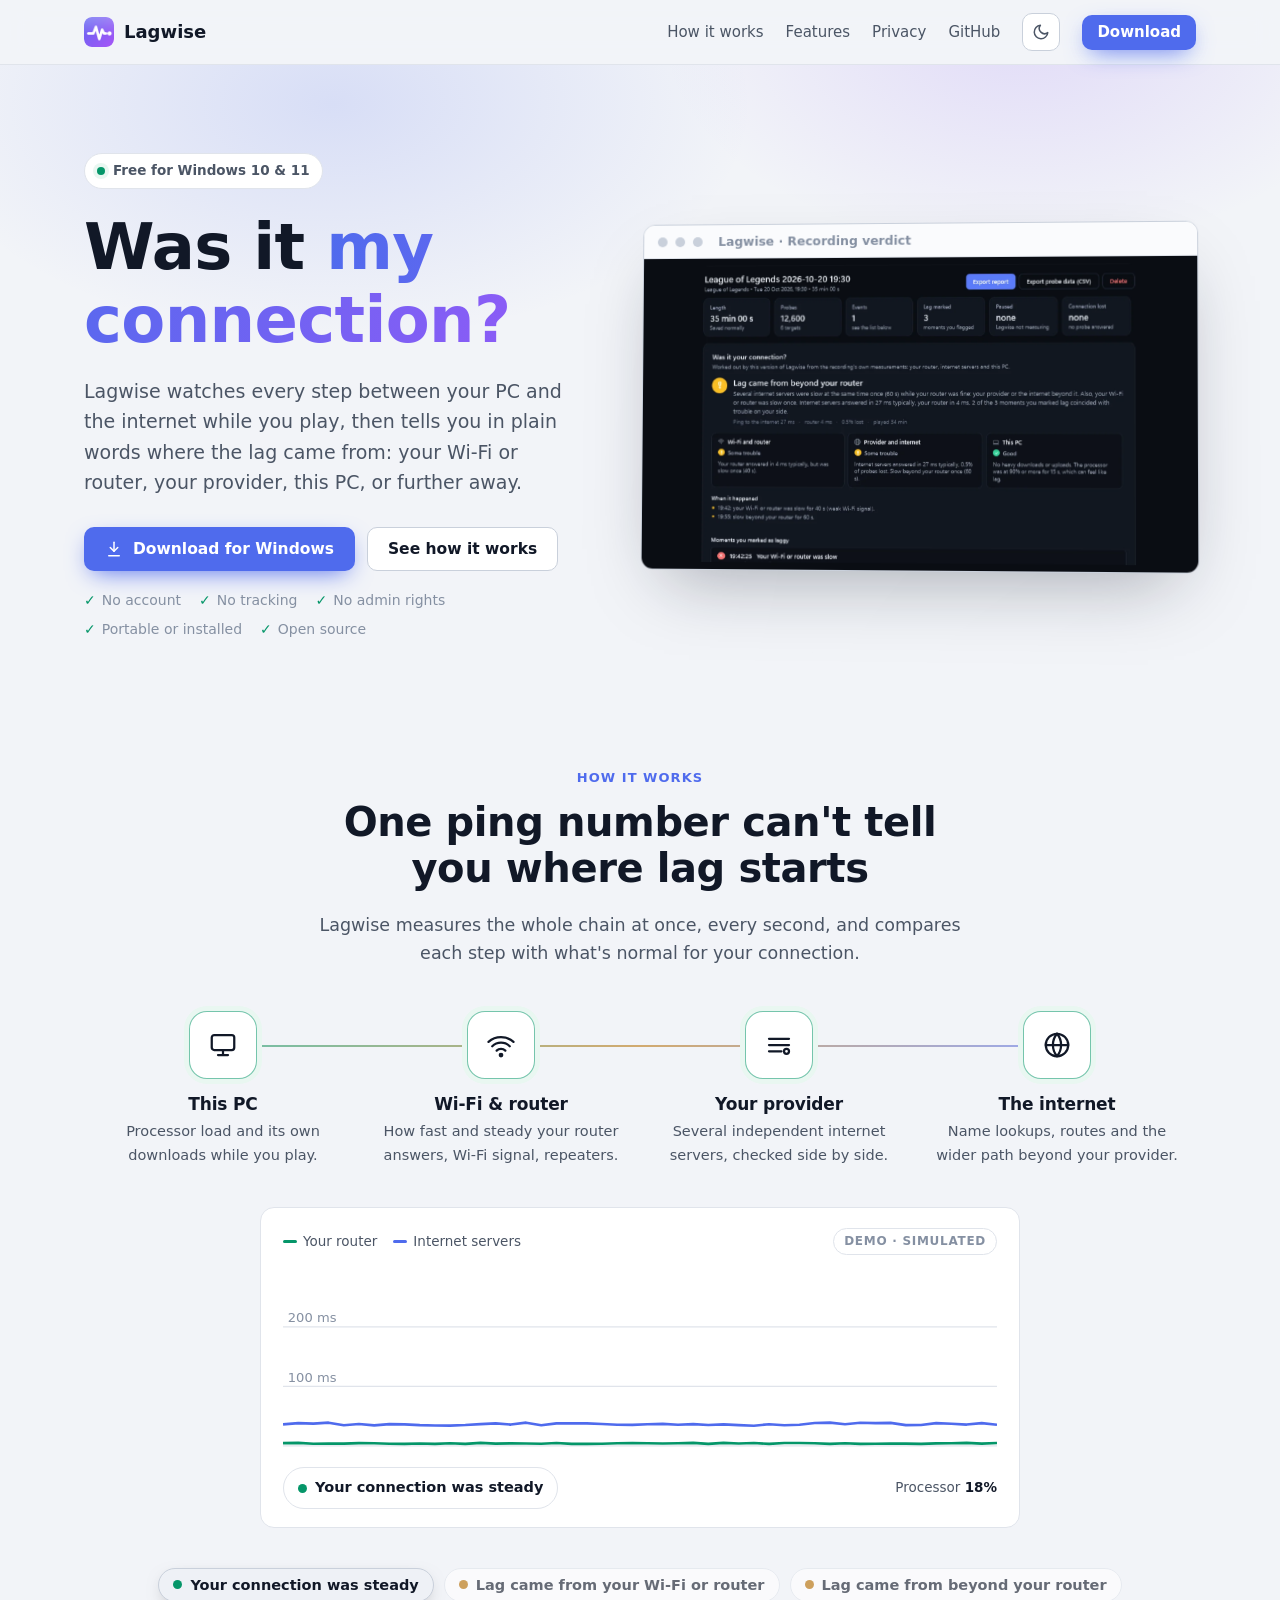
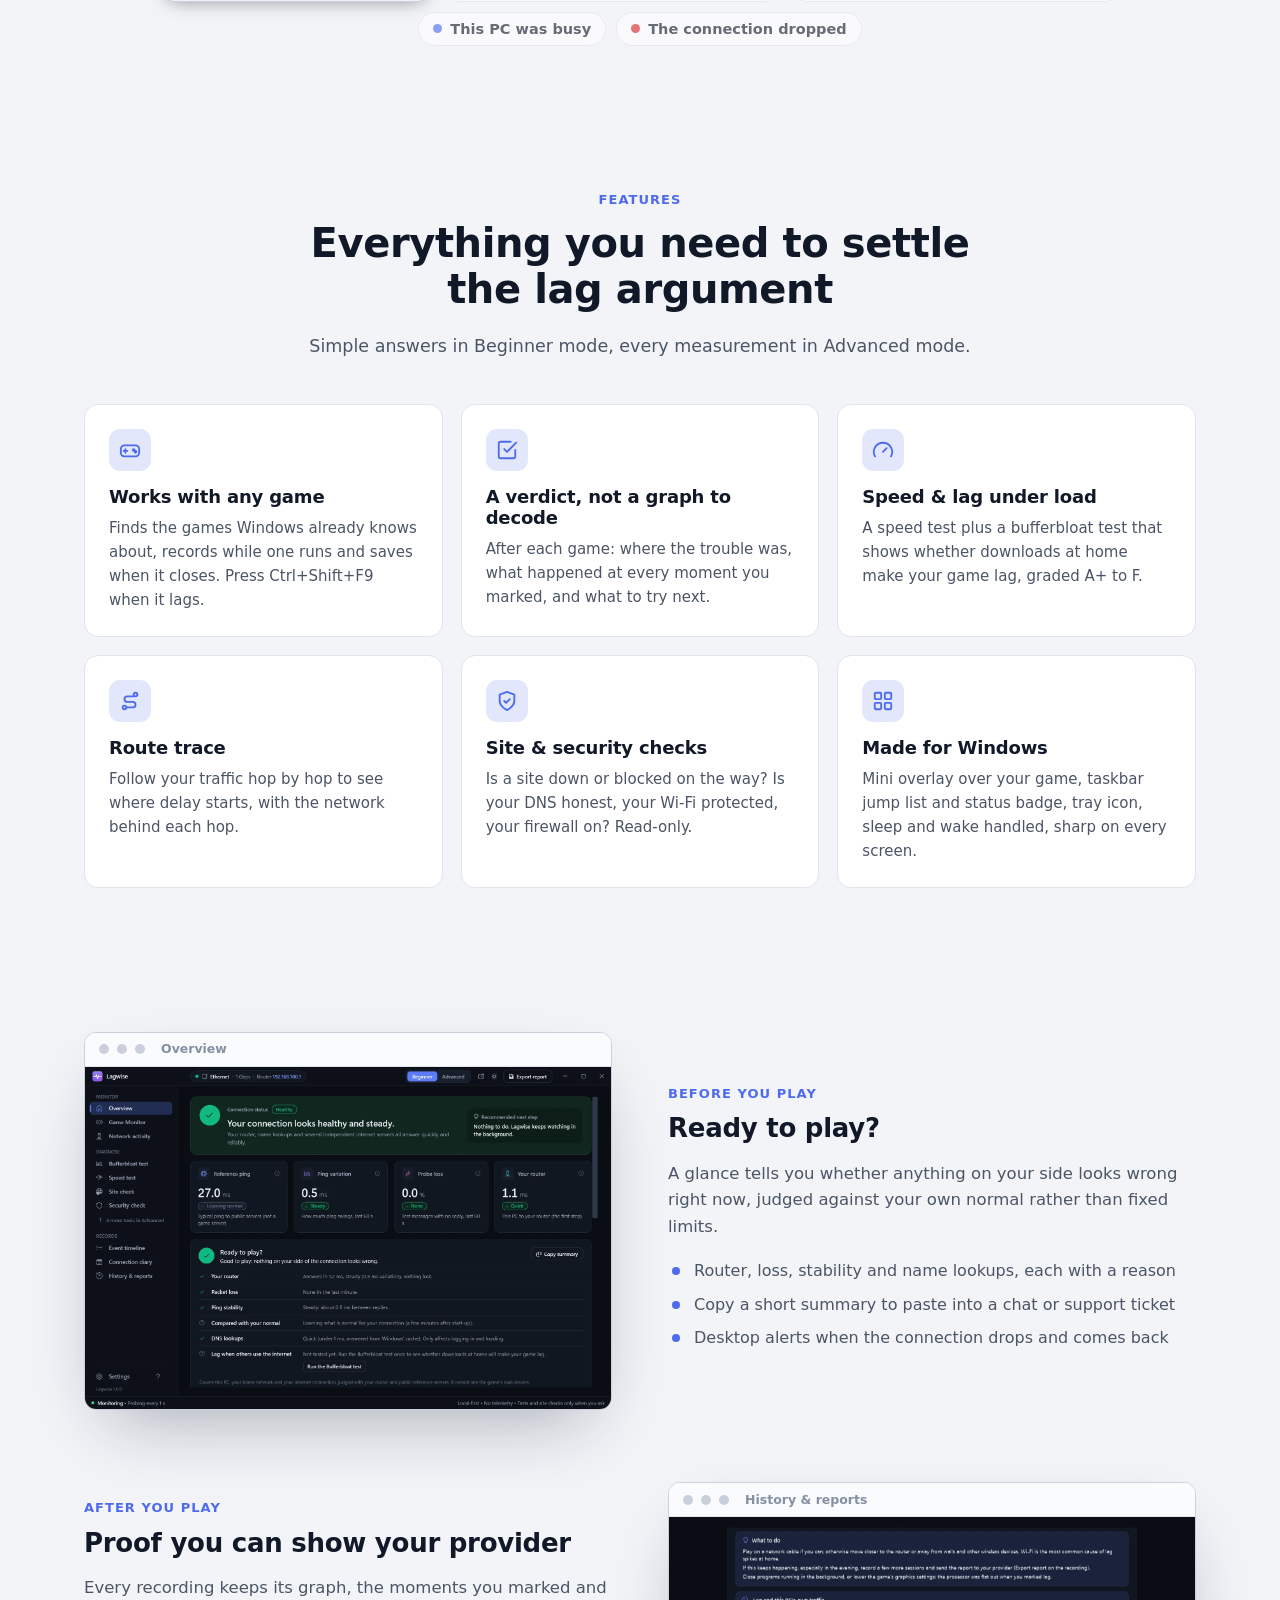
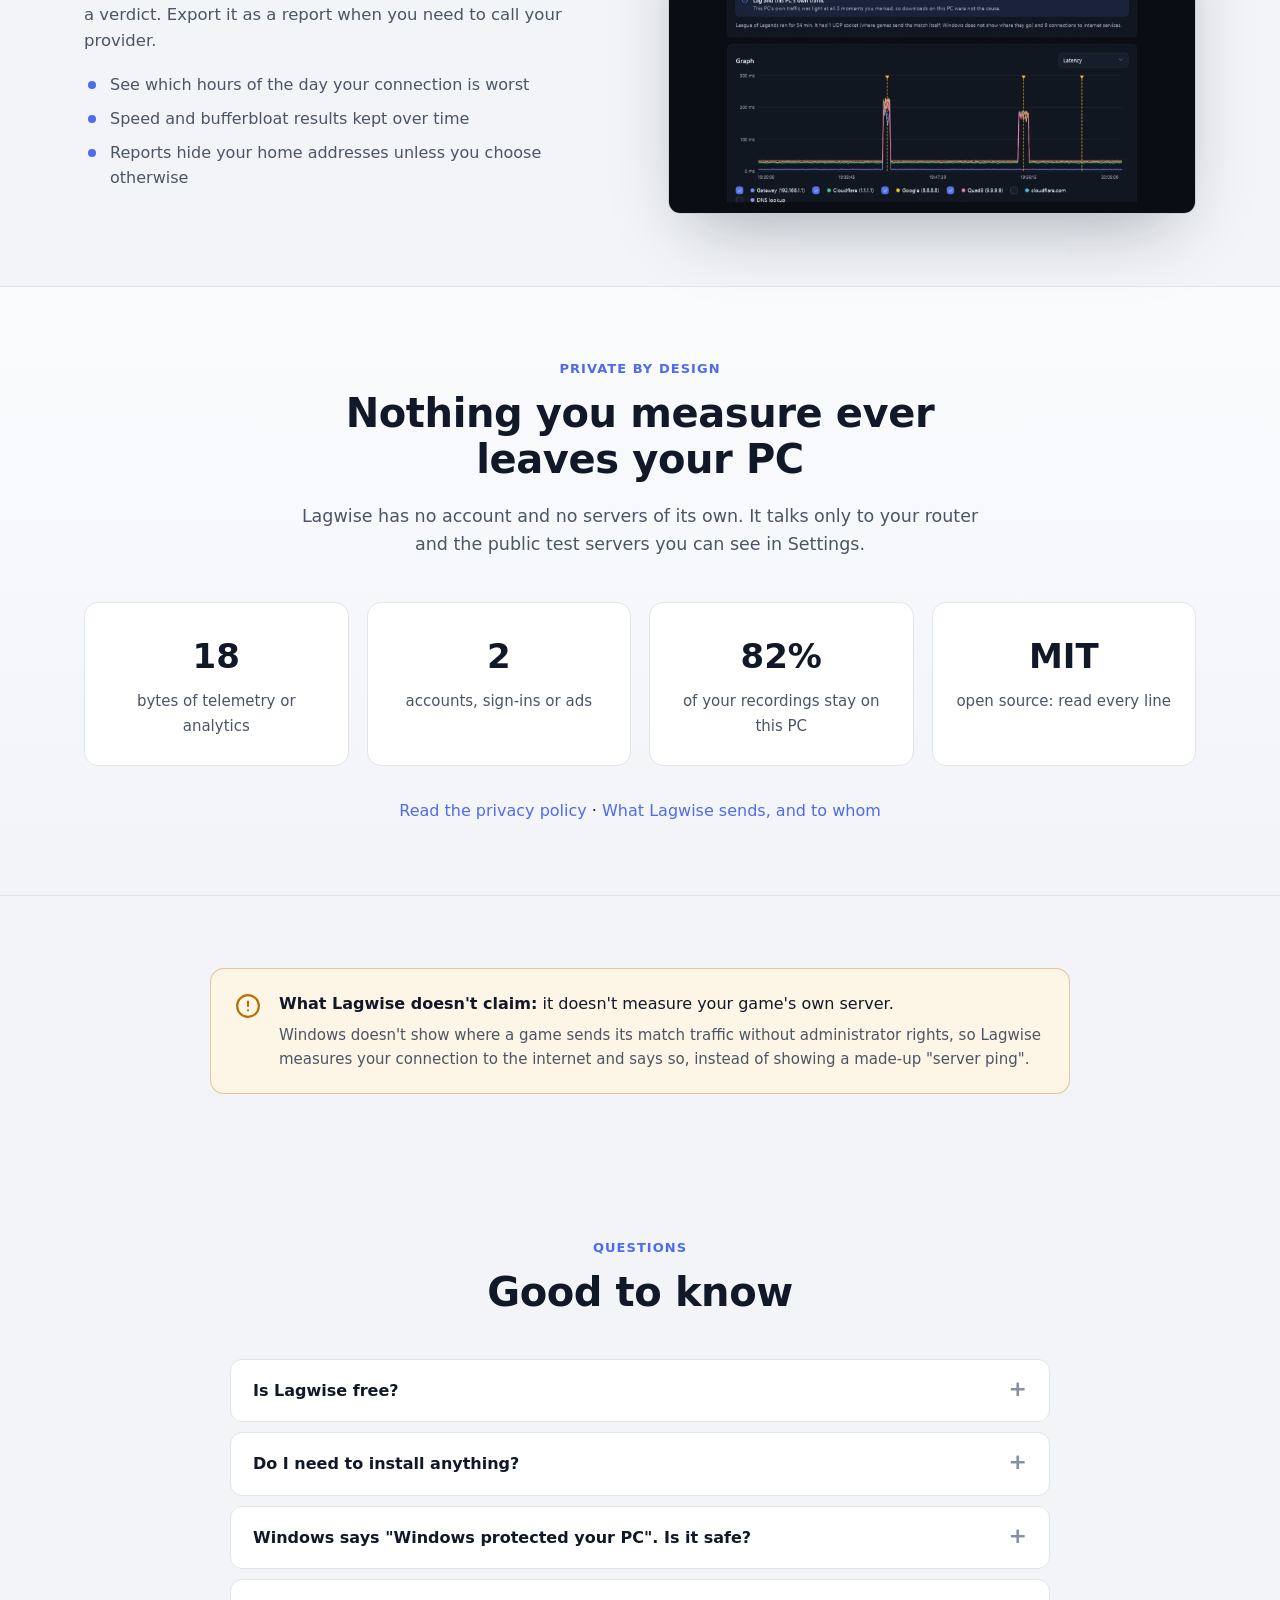
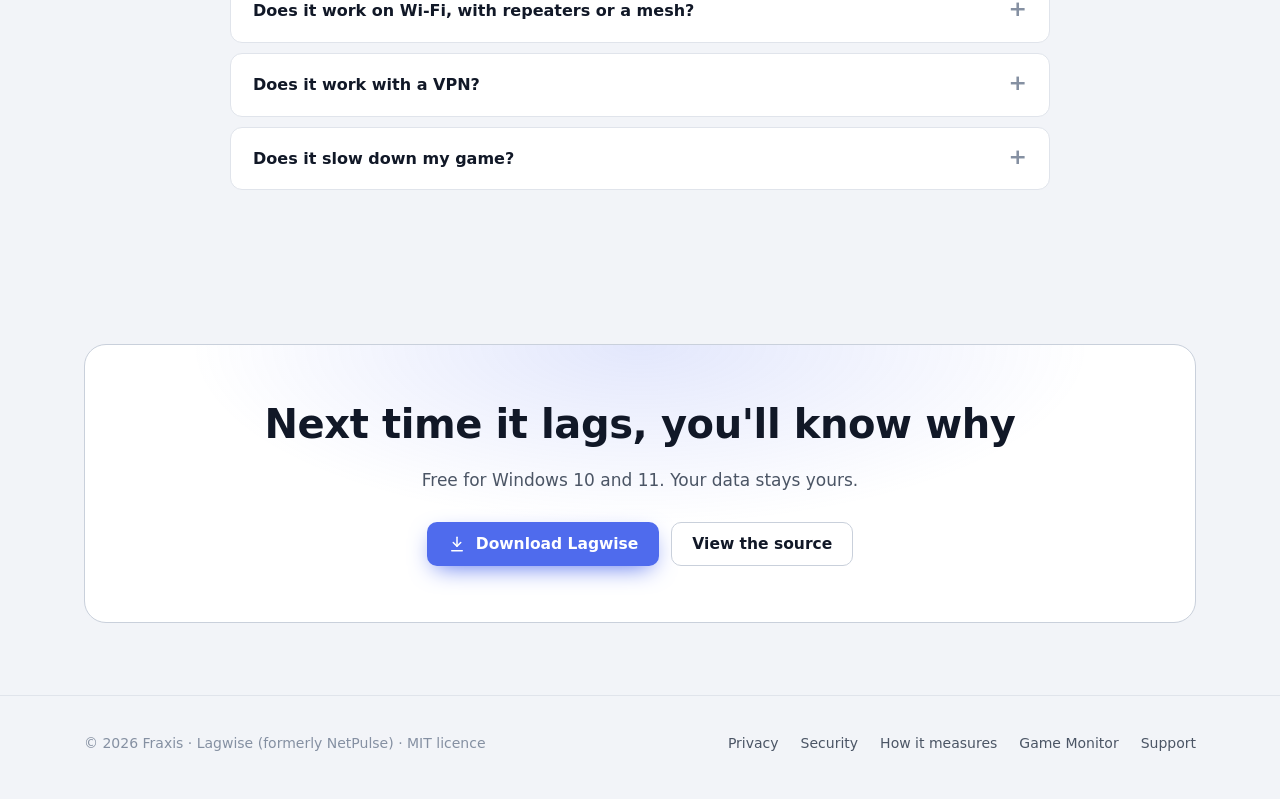
<file: docs/index.html>
<!doctype html>
<html lang="en">
<head>
  <meta charset="utf-8">
  <meta name="viewport" content="width=device-width, initial-scale=1">
  <title>Lagwise · Was it my connection?</title>
  <meta name="description" content="Lagwise records your internet while you play any game and tells you whether lag came from your Wi-Fi or router, your provider, this PC or further away. Free for Windows. No account, no tracking.">
  <meta name="theme-color" content="#0A0D13">
  <meta property="og:title" content="Lagwise · Was it my connection?">
  <meta property="og:description" content="Find out whether lag comes from your Wi-Fi or router, your provider, this PC or beyond. Free for Windows, private by design.">
  <meta property="og:image" content="https://kourku.github.io/Lagwise/assets/shots/verdict.webp">
  <meta property="og:type" content="website">
  <link rel="icon" type="image/png" href="assets/favicon.png">
  <link rel="apple-touch-icon" href="assets/apple-touch-icon.png">
  <link rel="stylesheet" href="assets/site.css?v=2">
  <!-- the visitor's own theme choice, applied before the page draws so it never flashes -->
  <script>try{var t=localStorage.getItem('lagwise-theme');if(t==='light'||t==='dark')document.documentElement.setAttribute('data-theme',t)}catch(e){}</script>
</head>
<body>

<header class="site-header">
  <div class="wrap">
    <a class="brand" href="./"><img src="assets/logo.png" alt="" width="30" height="30">Lagwise</a>
    <nav class="nav" aria-label="Main">
      <a class="hide-sm" href="#how">How it works</a>
      <a class="hide-sm" href="#features">Features</a>
      <a class="hide-sm" href="#privacy">Privacy</a>
      <a class="hide-sm" href="https://github.com/Kourku/Lagwise">GitHub</a>
      <button class="theme-toggle" type="button" aria-label="Switch theme">
        <svg class="sun" viewBox="0 0 24 24" fill="none" stroke="currentColor" stroke-width="2" stroke-linecap="round" aria-hidden="true"><circle cx="12" cy="12" r="4"/><path d="M12 2v2M12 20v2M4.9 4.9l1.4 1.4M17.7 17.7l1.4 1.4M2 12h2M20 12h2M4.9 19.1l1.4-1.4M17.7 6.3l1.4-1.4"/></svg>
        <svg class="moon" viewBox="0 0 24 24" fill="none" stroke="currentColor" stroke-width="2" stroke-linecap="round" stroke-linejoin="round" aria-hidden="true"><path d="M21 12.8A9 9 0 1 1 11.2 3a7 7 0 0 0 9.8 9.8z"/></svg>
      </button>
      <a class="btn btn-primary btn-sm" href="https://github.com/Kourku/Lagwise/releases/latest">Download</a>
    </nav>
  </div>
</header>

<main>

  <!-- hero -->
  <section class="hero">
    <svg class="pulse-bg" viewBox="0 0 1440 220" preserveAspectRatio="none" aria-hidden="true">
      <defs><linearGradient id="pulseGrad" x1="0" x2="1"><stop offset="0" stop-color="#5B7CFA" stop-opacity="0"/><stop offset=".35" stop-color="#5B7CFA"/><stop offset=".7" stop-color="#8B5CF6"/><stop offset="1" stop-color="#8B5CF6" stop-opacity="0"/></linearGradient></defs>
      <path d="M0 120 H420 L450 120 L470 60 L500 190 L530 30 L560 160 L585 120 H760 L785 120 L800 95 L815 140 L830 120 H1440"/>
    </svg>
    <div class="wrap hero-grid">
      <div>
        <span class="eyebrow"><span class="dot"></span>Free for Windows 10 &amp; 11</span>
        <h1>Was it <span class="grad">my connection?</span></h1>
        <p class="lead">Lagwise watches every step between your PC and the internet while you play, then tells you in plain words where the lag came from: your Wi-Fi or router, your provider, this PC, or further away.</p>
        <div class="cta">
          <a class="btn btn-primary" href="https://github.com/Kourku/Lagwise/releases/latest">
            <svg viewBox="0 0 24 24" fill="none" stroke="currentColor" stroke-width="2" stroke-linecap="round" stroke-linejoin="round" aria-hidden="true"><path d="M12 3v12"/><path d="m7 10 5 5 5-5"/><path d="M5 21h14"/></svg>
            Download for Windows
          </a>
          <a class="btn btn-ghost" href="#how">See how it works</a>
        </div>
        <div class="fine"><span>No account</span><span>No tracking</span><span>No admin rights</span><span>Portable or installed</span><span>Open source</span></div>
      </div>
      <div class="window" data-tilt>
        <div class="window-bar"><i></i><i></i><i></i><b>Lagwise · Recording verdict</b></div>
        <img src="assets/shots/verdict.webp" width="1600" height="900" alt="A Lagwise recording verdict: lag came from beyond your router, with cards for Wi-Fi and router, provider and internet, and this PC">
      </div>
    </div>
  </section>

  <!-- how it works -->
  <section id="how">
    <div class="wrap">
      <div class="section-head" data-reveal>
        <span class="kicker">How it works</span>
        <h2>One ping number can't tell you where lag starts</h2>
        <p>Lagwise measures the whole chain at once, every second, and compares each step with what's normal for your connection.</p>
      </div>
      <div class="chain">
        <div class="link" data-step="pc">
          <div class="node"><svg viewBox="0 0 24 24" fill="none" stroke-width="1.8" stroke-linecap="round" stroke-linejoin="round" aria-hidden="true"><rect x="3" y="4" width="18" height="12" rx="2"/><path d="M8 20h8M12 16v4"/></svg></div>
          <h3>This PC</h3>
          <p>Processor load and its own downloads while you play.</p>
        </div>
        <div class="link" data-step="router">
          <div class="node"><svg viewBox="0 0 24 24" fill="none" stroke-width="1.8" stroke-linecap="round" stroke-linejoin="round" aria-hidden="true"><path d="M5 13a10 10 0 0 1 14 0"/><path d="M8.5 16.5a5 5 0 0 1 7 0"/><path d="M2 9.5a15 15 0 0 1 20 0"/><circle cx="12" cy="20" r="1"/></svg></div>
          <h3>Wi-Fi &amp; router</h3>
          <p>How fast and steady your router answers, Wi-Fi signal, repeaters.</p>
        </div>
        <div class="link" data-step="provider">
          <div class="node"><svg viewBox="0 0 24 24" fill="none" stroke-width="1.8" stroke-linecap="round" stroke-linejoin="round" aria-hidden="true"><path d="M4 7h16M4 12h16M4 17h10"/><circle cx="18" cy="17" r="2"/></svg></div>
          <h3>Your provider</h3>
          <p>Several independent internet servers, checked side by side.</p>
        </div>
        <div class="link" data-step="internet">
          <div class="node"><svg viewBox="0 0 24 24" fill="none" stroke-width="1.8" stroke-linecap="round" stroke-linejoin="round" aria-hidden="true"><circle cx="12" cy="12" r="9"/><path d="M3 12h18M12 3a14 14 0 0 1 0 18M12 3a14 14 0 0 0 0 18"/></svg></div>
          <h3>The internet</h3>
          <p>Name lookups, routes and the wider path beyond your provider.</p>
        </div>
      </div>
      <div class="card demo" id="demo" data-reveal>
        <div class="demo-head">
          <div class="demo-legend"><span><i style="background:var(--green)"></i>Your router</span><span><i style="background:var(--accent)"></i>Internet servers</span></div>
          <span class="demo-tag">Demo · simulated</span>
        </div>
        <svg class="chart" viewBox="0 0 600 160" role="img" aria-label="Simulated ping of the router and of internet servers over the last minute">
          <g class="grid"><line x1="0" y1="152" x2="600" y2="152"/><line x1="0" y1="102" x2="600" y2="102"/><line x1="0" y1="52" x2="600" y2="52"/><text x="4" y="98">100 ms</text><text x="4" y="48">200 ms</text></g>
          <path class="l-net"/><path class="l-router"/>
        </svg>
        <div class="demo-foot">
          <span class="demo-verdict pill g" aria-live="polite"><i></i>Your connection was steady</span>
          <span class="demo-cpu">Processor <b>18%</b></span>
        </div>
      </div>
      <div class="verdicts" aria-label="Pick a verdict to see it in the demo">
        <button type="button" class="pill g" data-scn="steady"><i></i>Your connection was steady</button>
        <button type="button" class="pill a" data-scn="wifi"><i></i>Lag came from your Wi-Fi or router</button>
        <button type="button" class="pill a" data-scn="beyond"><i></i>Lag came from beyond your router</button>
        <button type="button" class="pill b" data-scn="pc"><i></i>This PC was busy</button>
        <button type="button" class="pill r" data-scn="drop"><i></i>The connection dropped</button>
      </div>
    </div>
  </section>

  <!-- features -->
  <section id="features">
    <div class="wrap">
      <div class="section-head" data-reveal>
        <span class="kicker">Features</span>
        <h2>Everything you need to settle the lag argument</h2>
        <p>Simple answers in Beginner mode, every measurement in Advanced mode.</p>
      </div>
      <div class="features">
        <div class="card" data-reveal data-reveal-delay="1">
          <div class="icon"><svg viewBox="0 0 24 24" fill="none" stroke-width="2" stroke-linecap="round" stroke-linejoin="round" aria-hidden="true"><rect x="2" y="7" width="20" height="12" rx="4"/><path d="M7 11v4M5 13h4"/><circle cx="16" cy="12" r="1"/><circle cx="18" cy="14" r="1"/></svg></div>
          <h3>Works with any game</h3>
          <p>Finds the games Windows already knows about, records while one runs and saves when it closes. Press Ctrl+Shift+F9 when it lags.</p>
        </div>
        <div class="card" data-reveal data-reveal-delay="2">
          <div class="icon"><svg viewBox="0 0 24 24" fill="none" stroke-width="2" stroke-linecap="round" stroke-linejoin="round" aria-hidden="true"><path d="M9 11l3 3L22 4"/><path d="M21 12v7a2 2 0 0 1-2 2H5a2 2 0 0 1-2-2V5a2 2 0 0 1 2-2h11"/></svg></div>
          <h3>A verdict, not a graph to decode</h3>
          <p>After each game: where the trouble was, what happened at every moment you marked, and what to try next.</p>
        </div>
        <div class="card" data-reveal data-reveal-delay="3">
          <div class="icon"><svg viewBox="0 0 24 24" fill="none" stroke-width="2" stroke-linecap="round" stroke-linejoin="round" aria-hidden="true"><path d="M12 14l4-4"/><path d="M3.3 19a10 10 0 1 1 17.4 0"/></svg></div>
          <h3>Speed &amp; lag under load</h3>
          <p>A speed test plus a bufferbloat test that shows whether downloads at home make your game lag, graded A+ to F.</p>
        </div>
        <div class="card" data-reveal data-reveal-delay="1">
          <div class="icon"><svg viewBox="0 0 24 24" fill="none" stroke-width="2" stroke-linecap="round" stroke-linejoin="round" aria-hidden="true"><circle cx="6" cy="19" r="2"/><circle cx="18" cy="5" r="2"/><path d="M8 19h7a3 3 0 0 0 0-6H9a3 3 0 0 1 0-6h7"/></svg></div>
          <h3>Route trace</h3>
          <p>Follow your traffic hop by hop to see where delay starts, with the network behind each hop.</p>
        </div>
        <div class="card" data-reveal data-reveal-delay="2">
          <div class="icon"><svg viewBox="0 0 24 24" fill="none" stroke-width="2" stroke-linecap="round" stroke-linejoin="round" aria-hidden="true"><path d="M12 22s8-4 8-10V5l-8-3-8 3v7c0 6 8 10 8 10z"/><path d="m9 12 2 2 4-4"/></svg></div>
          <h3>Site &amp; security checks</h3>
          <p>Is a site down or blocked on the way? Is your DNS honest, your Wi-Fi protected, your firewall on? Read-only.</p>
        </div>
        <div class="card" data-reveal data-reveal-delay="3">
          <div class="icon"><svg viewBox="0 0 24 24" fill="none" stroke-width="2" stroke-linecap="round" stroke-linejoin="round" aria-hidden="true"><rect x="3" y="3" width="7" height="7" rx="1"/><rect x="14" y="3" width="7" height="7" rx="1"/><rect x="3" y="14" width="7" height="7" rx="1"/><rect x="14" y="14" width="7" height="7" rx="1"/></svg></div>
          <h3>Made for Windows</h3>
          <p>Mini overlay over your game, taskbar jump list and status badge, tray icon, sleep and wake handled, sharp on every screen.</p>
        </div>
      </div>
    </div>
  </section>

  <!-- showcase -->
  <section>
    <div class="wrap">
      <div class="showcase" data-reveal>
        <div class="shot window">
          <div class="window-bar"><i></i><i></i><i></i><b>Overview</b></div>
          <img src="assets/shots/overview.webp" width="1650" height="1075" loading="lazy" alt="The Lagwise Overview: connection healthy and steady, reference ping, variation, loss and router tiles, and a Ready to play checklist">
        </div>
        <div>
          <span class="kicker">Before you play</span>
          <h3>Ready to play?</h3>
          <p>A glance tells you whether anything on your side looks wrong right now, judged against your own normal rather than fixed limits.</p>
          <ul>
            <li>Router, loss, stability and name lookups, each with a reason</li>
            <li>Copy a short summary to paste into a chat or support ticket</li>
            <li>Desktop alerts when the connection drops and comes back</li>
          </ul>
        </div>
      </div>
      <div class="showcase flip" data-reveal>
        <div class="shot window">
          <div class="window-bar"><i></i><i></i><i></i><b>History &amp; reports</b></div>
          <img src="assets/shots/graph.webp" width="1600" height="900" loading="lazy" alt="A recording's advice and latency graph, with the moments marked as laggy shown as yellow markers">
        </div>
        <div>
          <span class="kicker">After you play</span>
          <h3>Proof you can show your provider</h3>
          <p>Every recording keeps its graph, the moments you marked and a verdict. Export it as a report when you need to call your provider.</p>
          <ul>
            <li>See which hours of the day your connection is worst</li>
            <li>Speed and bufferbloat results kept over time</li>
            <li>Reports hide your home addresses unless you choose otherwise</li>
          </ul>
        </div>
      </div>
    </div>
  </section>

  <!-- Microsoft Store edition: prepared, hidden until the Store release. To show it, remove the "hidden" attribute.
       Keep the wording "same app, supports development": every feature is in both editions. -->
  <section id="store" hidden>
    <div class="wrap">
      <div class="section-head" data-reveal>
        <span class="kicker">Two ways to get it</span>
        <h2>The same Lagwise, wherever you get it</h2>
        <p>Every feature is in both. The Microsoft Store edition adds convenience, and buying it supports Lagwise's development.</p>
      </div>
      <div class="store-grid">
        <div class="card" data-reveal data-reveal-delay="1">
          <h3>Free download <span class="price">Free</span></h3>
          <p>The portable app from GitHub, open source.</p>
          <ul><li>Run it as is, or let it install itself for you</li><li>Update by downloading the new version</li><li>Not code-signed: Windows shows a warning the first time</li></ul>
          <a class="btn btn-ghost" href="https://github.com/Kourku/Lagwise/releases/latest">Download from GitHub</a>
        </div>
        <div class="card" data-reveal data-reveal-delay="2">
          <h3>Microsoft Store <span class="price">Supports development</span></h3>
          <p>The very same app, installed and kept up to date by Windows.</p>
          <ul><li>Automatic updates</li><li>Signed by Microsoft: no warning</li><li>One-click install and uninstall</li></ul>
          <a class="btn btn-primary" href="https://apps.microsoft.com/detail/9NXVB7ZTMR9Z">Get it from Microsoft Store</a>
        </div>
      </div>
    </div>
  </section>

  <!-- privacy -->
  <section id="privacy" class="band">
    <div class="wrap">
      <div class="section-head" data-reveal>
        <span class="kicker">Private by design</span>
        <h2>Nothing you measure ever leaves your PC</h2>
        <p>Lagwise has no account and no servers of its own. It talks only to your router and the public test servers you can see in Settings.</p>
      </div>
      <div class="privacy-grid">
        <div class="card stat" data-reveal data-reveal-delay="1"><strong data-count-from="100" data-count-to="0">0</strong><span>bytes of telemetry or analytics</span></div>
        <div class="card stat" data-reveal data-reveal-delay="2"><strong data-count-from="9" data-count-to="0">0</strong><span>accounts, sign-ins or ads</span></div>
        <div class="card stat" data-reveal data-reveal-delay="3"><strong data-count-from="0" data-count-to="100" data-suffix="%">100%</strong><span>of your recordings stay on this PC</span></div>
        <div class="card stat" data-reveal data-reveal-delay="4"><strong>MIT</strong><span>open source: read every line</span></div>
      </div>
      <p style="text-align:center;margin:32px 0 0"><a href="PRIVACY">Read the privacy policy</a> · <a href="https://github.com/Kourku/Lagwise/blob/main/SECURITY.md">What Lagwise sends, and to whom</a></p>
    </div>
  </section>

  <!-- honesty -->
  <section>
    <div class="wrap">
      <div class="note" data-reveal>
        <svg viewBox="0 0 24 24" fill="none" stroke-width="2" stroke-linecap="round" stroke-linejoin="round" aria-hidden="true"><circle cx="12" cy="12" r="10"/><path d="M12 8v4M12 16h.01"/></svg>
        <div>
          <p><strong>What Lagwise doesn't claim:</strong> it doesn't measure your game's own server.</p>
          <p>Windows doesn't show where a game sends its match traffic without administrator rights, so Lagwise measures your connection to the internet and says so, instead of showing a made-up "server ping".</p>
        </div>
      </div>
    </div>
  </section>

  <!-- FAQ -->
  <section id="faq">
    <div class="wrap">
      <div class="section-head" data-reveal>
        <span class="kicker">Questions</span>
        <h2>Good to know</h2>
      </div>
      <div class="faq" data-reveal>
        <details>
          <summary>Is Lagwise free?</summary>
          <p>Yes. The download on GitHub is free and open source under the MIT licence.</p>
        </details>
        <details>
          <summary>Do I need to install anything?</summary>
          <p>No. Unzip and run Lagwise.exe on Windows 10 or 11 (64-bit): it carries everything it needs, never asks for administrator rights and keeps its data in your own Windows profile. If you'd like it installed, Lagwise offers to do it itself, for you only and without administrator rights. It then gets a Start menu entry and appears in Windows Settings &gt; Apps, where Uninstall removes it and keeps your settings and recordings.</p>
        </details>
        <details>
          <summary>Windows says "Windows protected your PC". Is it safe?</summary>
          <p>That warning appears for programs that aren't code-signed yet. Choose More info, then Run anyway. You can check the download against the SHA-256 checksum on the release page, and the full source code is public.</p>
        </details>
        <details>
          <summary>Does it work on Wi-Fi, with repeaters or a mesh?</summary>
          <p>Yes. Lagwise reads your Wi-Fi details from Windows and judges the router step with stricter or looser limits for cable and Wi-Fi. A repeater or mesh unit counts as part of "Wi-Fi and router".</p>
        </details>
        <details>
          <summary>Does it work with a VPN?</summary>
          <p>Yes. Lagwise notices when your traffic goes through a VPN or tunnel and names it in the verdict, so "beyond your router" also includes the VPN.</p>
        </details>
        <details>
          <summary>Does it slow down my game?</summary>
          <p>No. Its test messages are tiny, about one a second to each server. Only the speed and bufferbloat tests use real bandwidth, and only when you start them.</p>
        </details>
      </div>
    </div>
  </section>

  <!-- final CTA -->
  <section class="final">
    <div class="wrap">
      <div class="box" data-reveal>
        <h2>Next time it lags, you'll know why</h2>
        <p>Free for Windows 10 and 11. Your data stays yours.</p>
        <div class="cta">
          <a class="btn btn-primary" href="https://github.com/Kourku/Lagwise/releases/latest">
            <svg viewBox="0 0 24 24" fill="none" stroke="currentColor" stroke-width="2" stroke-linecap="round" stroke-linejoin="round" aria-hidden="true"><path d="M12 3v12"/><path d="m7 10 5 5 5-5"/><path d="M5 21h14"/></svg>
            Download Lagwise
          </a>
          <a class="btn btn-ghost" href="https://github.com/Kourku/Lagwise">View the source</a>
        </div>
      </div>
    </div>
  </section>

</main>

<footer class="site-footer">
  <div class="wrap">
    <span>© 2026 Fraxis · Lagwise (formerly NetPulse) · MIT licence</span>
    <nav aria-label="Footer">
      <a href="PRIVACY">Privacy</a>
      <a href="https://github.com/Kourku/Lagwise/blob/main/SECURITY.md">Security</a>
      <a href="METHODOLOGY">How it measures</a>
      <a href="GAME_MONITOR">Game Monitor</a>
      <a href="https://github.com/Kourku/Lagwise/issues">Support</a>
    </nav>
  </div>
</footer>

<script src="assets/site.js?v=2" defer></script>
</body>
</html>
</file>
<file: docs/assets/site.css>
/* Lagwise site: the app's own palette (src/Lagwise.App/Themes/ThemeManager.cs), dark first, light when the system asks. */
:root {
  --bg: #0A0D13;
  --bg-2: #0D1118;
  --card: #121721;
  --card-hover: #1A2130;
  --border: #222A39;
  --border-strong: #2E384B;
  --text: #EDF0F6;
  --text-2: #98A2B5;
  --text-3: #667085;
  --accent: #5B7CFA;
  --accent-hover: #7C96FB;
  --violet: #8B5CF6;
  --green: #34D399;
  --amber: #FBBF24;
  --red: #F87171;
  --green-soft: #10261F;
  --amber-soft: #2A2312;
  --red-soft: #2C1619;
  --glow: rgba(91, 124, 250, .22);
  --shadow: 0 30px 80px -20px rgba(0, 0, 0, .7);
  --radius: 14px;
  --max: 1160px;
  color-scheme: dark;
}
/* light: when the system asks and the visitor has not chosen dark, or when the visitor chose light */
@media (prefers-color-scheme: light) {
  :root:not([data-theme="dark"]) {
    --bg: #F2F4F8;
    --bg-2: #FAFBFD;
    --card: #FFFFFF;
    --card-hover: #EEF1F6;
    --border: #E0E4EB;
    --border-strong: #C9D0DB;
    --text: #111827;
    --text-2: #4B5565;
    --text-3: #8590A2;
    --accent: #4F6BED;
    --accent-hover: #3F58D1;
    --green: #059669;
    --amber: #B86E00;
    --red: #DC2626;
    --green-soft: #E9F7F1;
    --amber-soft: #FDF5E6;
    --red-soft: #FDEEEE;
    --glow: rgba(79, 107, 237, .16);
    --shadow: 0 30px 70px -25px rgba(17, 24, 39, .35);
    color-scheme: light;
  }
}
:root[data-theme="light"] {
    --bg: #F2F4F8;
    --bg-2: #FAFBFD;
    --card: #FFFFFF;
    --card-hover: #EEF1F6;
    --border: #E0E4EB;
    --border-strong: #C9D0DB;
    --text: #111827;
    --text-2: #4B5565;
    --text-3: #8590A2;
    --accent: #4F6BED;
    --accent-hover: #3F58D1;
    --green: #059669;
    --amber: #B86E00;
    --red: #DC2626;
    --green-soft: #E9F7F1;
    --amber-soft: #FDF5E6;
    --red-soft: #FDEEEE;
    --glow: rgba(79, 107, 237, .16);
    --shadow: 0 30px 70px -25px rgba(17, 24, 39, .35);
    color-scheme: light;
  }

* { box-sizing: border-box; }
html { scroll-behavior: smooth; -webkit-text-size-adjust: 100%; }
body {
  margin: 0;
  background: var(--bg);
  color: var(--text);
  font: 16px/1.6 "Segoe UI Variable Text", "Segoe UI", system-ui, -apple-system, Roboto, "Helvetica Neue", Arial, sans-serif;
  -webkit-font-smoothing: antialiased;
}
img { max-width: 100%; height: auto; display: block; }
a { color: var(--accent); text-decoration: none; }
a:hover { color: var(--accent-hover); text-decoration: underline; }
h1, h2, h3 { font-family: "Segoe UI Variable Display", "Segoe UI", system-ui, sans-serif; line-height: 1.15; margin: 0 0 .5em; letter-spacing: -.01em; }
.wrap { max-width: var(--max); margin: 0 auto; padding: 0 24px; }
@media (max-width: 600px) { .wrap { padding: 0 16px; } }

/* ---- header ---- */
.site-header {
  position: sticky; top: 0; z-index: 20;
  background: color-mix(in srgb, var(--bg) 82%, transparent);
  backdrop-filter: saturate(160%) blur(14px);
  -webkit-backdrop-filter: saturate(160%) blur(14px);
  border-bottom: 1px solid var(--border);
}
.site-header .wrap { display: flex; align-items: center; gap: 24px; height: 64px; }
.brand { display: flex; align-items: center; gap: 10px; color: var(--text); font-weight: 650; font-size: 18px; }
.brand:hover { color: var(--text); text-decoration: none; }
.brand img { width: 30px; height: 30px; border-radius: 8px; }
.nav { display: flex; gap: 22px; margin-left: auto; align-items: center; }
.nav a { color: var(--text-2); font-size: 15px; }
.nav a:hover { color: var(--text); text-decoration: none; }
.nav a.btn-primary, .nav a.btn-primary:hover { color: #fff; }
@media (max-width: 760px) { .nav a.hide-sm { display: none; } }

/* ---- buttons ---- */
.btn {
  display: inline-flex; align-items: center; gap: 10px;
  padding: 12px 20px; border-radius: 10px;
  font-weight: 600; font-size: 15.5px; line-height: 1;
  border: 1px solid transparent; transition: background .15s, border-color .15s, transform .15s;
}
.btn:hover { text-decoration: none; transform: translateY(-1px); }
.btn svg { width: 18px; height: 18px; flex: none; }
.btn-primary { background: var(--accent); color: #fff; box-shadow: 0 8px 24px -8px var(--accent); }
.btn-primary:hover { background: var(--accent-hover); color: #fff; }
.btn-ghost { border-color: var(--border-strong); color: var(--text); background: var(--card); }
.btn-ghost:hover { background: var(--card-hover); color: var(--text); }
.btn-sm { padding: 9px 14px; font-size: 14px; }

/* ---- hero ---- */
.hero { position: relative; padding: 88px 0 56px; overflow: hidden; }
.hero::before {
  content: ""; position: absolute; inset: -30% -10% auto; height: 760px; z-index: -1;
  background:
    radial-gradient(600px 340px at 30% 30%, var(--glow), transparent 70%),
    radial-gradient(520px 320px at 75% 20%, rgba(139, 92, 246, .16), transparent 70%);
}
.hero-grid { display: grid; grid-template-columns: 1fr 1.12fr; gap: 56px; align-items: center; }
@media (max-width: 960px) { .hero-grid { grid-template-columns: 1fr; gap: 40px; } .hero { padding-top: 56px; } }
.eyebrow {
  display: inline-flex; align-items: center; gap: 8px;
  padding: 6px 12px; border-radius: 999px; font-size: 13.5px; font-weight: 600;
  color: var(--text-2); background: var(--card); border: 1px solid var(--border);
}
.eyebrow .dot { width: 8px; height: 8px; border-radius: 50%; background: var(--green); box-shadow: 0 0 0 4px var(--green-soft); }
.hero h1 { font-size: clamp(40px, 6vw, 64px); font-weight: 700; margin: 22px 0 18px; }
.hero h1 .grad { background: linear-gradient(100deg, var(--accent), var(--violet)); -webkit-background-clip: text; background-clip: text; color: transparent; }
.lead { font-size: 19px; color: var(--text-2); max-width: 34em; margin: 0 0 30px; }
.cta { display: flex; flex-wrap: wrap; gap: 12px; }
.fine { margin-top: 18px; color: var(--text-3); font-size: 14px; display: flex; flex-wrap: wrap; gap: 6px 18px; }
.fine span::before { content: "✓"; color: var(--green); margin-right: 6px; font-weight: 700; }

/* window frame around screenshots */
.window {
  border-radius: 12px; overflow: hidden; background: var(--card);
  border: 1px solid var(--border-strong); box-shadow: var(--shadow);
}
.window-bar { display: flex; align-items: center; gap: 8px; height: 34px; padding: 0 14px; background: var(--bg-2); border-bottom: 1px solid var(--border); }
.window-bar i { width: 10px; height: 10px; border-radius: 50%; background: var(--border-strong); }
.window-bar b { margin-left: 8px; font-size: 12.5px; font-weight: 600; color: var(--text-3); }
.hero .window { transform: perspective(1600px) rotateY(-4deg) rotateX(2deg); }
@media (max-width: 960px) { .hero .window { transform: none; } }

/* ---- sections ---- */
section { padding: 72px 0; }
.section-head { max-width: 680px; margin: 0 auto 44px; text-align: center; }
.section-head h2 { font-size: clamp(28px, 3.6vw, 40px); }
.section-head p { color: var(--text-2); font-size: 17.5px; margin: 0; }
.kicker { display: block; color: var(--accent); font-weight: 700; font-size: 13px; letter-spacing: .08em; text-transform: uppercase; margin-bottom: 10px; }

/* the chain: PC -> router -> provider -> internet */
.chain { display: grid; grid-template-columns: repeat(4, 1fr); gap: 0; position: relative; }
.chain::before { content: ""; position: absolute; left: 12%; right: 12%; top: 34px; height: 2px; background: linear-gradient(90deg, var(--green), var(--amber), var(--accent)); opacity: .55; }
.link { text-align: center; padding: 0 10px; position: relative; }
.link .node {
  width: 68px; height: 68px; margin: 0 auto 16px; border-radius: 18px;
  display: grid; place-items: center; background: var(--card); border: 1px solid var(--border-strong);
  position: relative; z-index: 1;
}
.link .node svg { width: 30px; height: 30px; stroke: var(--text); }
.link h3 { font-size: 17px; margin-bottom: 6px; }
.link p { color: var(--text-2); font-size: 14.5px; margin: 0; }
@media (max-width: 760px) {
  .chain { grid-template-columns: 1fr 1fr; gap: 32px 8px; }
  .chain::before { display: none; }
}
.verdicts { display: flex; flex-wrap: wrap; justify-content: center; gap: 10px; margin-top: 40px; }
.pill { display: inline-flex; align-items: center; gap: 8px; padding: 8px 14px; border-radius: 999px; font-size: 14.5px; font-weight: 600; border: 1px solid var(--border); background: var(--card); }
.pill i { width: 9px; height: 9px; border-radius: 50%; }
.pill.g i { background: var(--green); } .pill.a i { background: var(--amber); } .pill.r i { background: var(--red); } .pill.b i { background: var(--accent); }

/* features */
.features { display: grid; grid-template-columns: repeat(3, 1fr); gap: 18px; }
@media (max-width: 960px) { .features { grid-template-columns: 1fr 1fr; } }
@media (max-width: 600px) { .features { grid-template-columns: 1fr; } }
.card { background: var(--card); border: 1px solid var(--border); border-radius: var(--radius); padding: 24px; transition: border-color .15s, background .15s; }
.card:hover { border-color: var(--border-strong); background: var(--card-hover); }
.card .icon { width: 42px; height: 42px; border-radius: 11px; display: grid; place-items: center; margin-bottom: 16px; background: color-mix(in srgb, var(--accent) 16%, transparent); }
.card .icon svg { width: 22px; height: 22px; stroke: var(--accent); }
.card h3 { font-size: 18px; margin-bottom: 8px; }
.card p { color: var(--text-2); margin: 0; font-size: 15px; }

/* screenshot showcase */
.showcase { display: grid; grid-template-columns: 1fr 1fr; gap: 56px; align-items: center; margin-bottom: 72px; }
.showcase:last-child { margin-bottom: 0; }
.showcase.flip .shot { order: 2; }
.showcase h3 { font-size: 26px; }
.showcase p { color: var(--text-2); font-size: 16.5px; }
.showcase ul { padding: 0; margin: 18px 0 0; list-style: none; }
.showcase li { padding-left: 26px; position: relative; margin: 8px 0; color: var(--text-2); }
.showcase li::before { content: ""; position: absolute; left: 4px; top: 9px; width: 8px; height: 8px; border-radius: 50%; background: var(--accent); }
@media (max-width: 900px) { .showcase { grid-template-columns: 1fr; gap: 28px; } .showcase.flip .shot { order: 0; } }

/* privacy band */
.band { background: linear-gradient(180deg, var(--bg-2), var(--bg)); border-top: 1px solid var(--border); border-bottom: 1px solid var(--border); }
.privacy-grid { display: grid; grid-template-columns: repeat(4, 1fr); gap: 18px; }
@media (max-width: 900px) { .privacy-grid { grid-template-columns: 1fr 1fr; } }
@media (max-width: 520px) { .privacy-grid { grid-template-columns: 1fr; } }
.stat { text-align: center; padding: 26px 18px; }
.stat strong { display: block; font-size: 34px; font-weight: 700; color: var(--text); margin-bottom: 4px; }
.stat span { color: var(--text-2); font-size: 15px; }

/* honest note */
.note {
  display: flex; gap: 18px; align-items: flex-start; max-width: 860px; margin: 0 auto;
  padding: 22px 24px; border-radius: var(--radius); background: var(--amber-soft); border: 1px solid color-mix(in srgb, var(--amber) 35%, transparent);
}
.note svg { width: 26px; height: 26px; flex: none; stroke: var(--amber); margin-top: 2px; }
.note p { margin: 0; color: var(--text); }
.note p + p { margin-top: 6px; color: var(--text-2); font-size: 15px; }

/* FAQ */
.faq { max-width: 820px; margin: 0 auto; }
.faq details { border: 1px solid var(--border); background: var(--card); border-radius: 12px; margin-bottom: 10px; }
.faq summary { cursor: pointer; padding: 18px 22px; font-weight: 600; list-style: none; display: flex; justify-content: space-between; gap: 16px; }
.faq summary::-webkit-details-marker { display: none; }
.faq summary::after { content: "+"; color: var(--text-3); font-size: 22px; line-height: 1; }
.faq details[open] summary::after { content: "–"; }
.faq details p { margin: 0; padding: 0 22px 20px; color: var(--text-2); }

/* final CTA */
.final { text-align: center; }
.final .box {
  border-radius: 22px; padding: 56px 24px; border: 1px solid var(--border-strong);
  background: radial-gradient(600px 240px at 50% 0%, var(--glow), transparent 75%), var(--card);
}
.final h2 { font-size: clamp(28px, 3.6vw, 40px); }
.final p { color: var(--text-2); margin: 0 0 28px; font-size: 17px; }
.final .cta { justify-content: center; }

/* footer */
.site-footer { border-top: 1px solid var(--border); padding: 36px 0 44px; color: var(--text-3); font-size: 14px; }
.site-footer .wrap { display: flex; flex-wrap: wrap; gap: 14px 28px; align-items: center; justify-content: space-between; }
.site-footer nav { display: flex; flex-wrap: wrap; gap: 8px 22px; }
.site-footer a { color: var(--text-2); }

/* ---- document pages (privacy policy, methodology...) ---- */
.doc { max-width: 820px; margin: 0 auto; padding: 56px 24px 80px; }
@media (max-width: 600px) { .doc { padding: 36px 16px 64px; } }
.doc h1 { font-size: clamp(30px, 4.4vw, 42px); margin-bottom: 18px; }
.doc h2 { font-size: 24px; margin-top: 2em; padding-top: .3em; }
.doc h3 { font-size: 19px; margin-top: 1.6em; }
.doc p, .doc li { color: var(--text-2); }
.doc strong { color: var(--text); }
.doc em { color: var(--text-3); }
.doc code { font: 14px/1.4 "Cascadia Code", Consolas, monospace; background: var(--card); border: 1px solid var(--border); padding: 1px 6px; border-radius: 6px; color: var(--text); }
.doc pre { background: var(--card); border: 1px solid var(--border); border-radius: 10px; padding: 16px; overflow-x: auto; }
.doc pre code { border: 0; padding: 0; background: none; }
.doc table { width: 100%; border-collapse: collapse; margin: 1.2em 0; font-size: 15px; display: block; overflow-x: auto; }
.doc th, .doc td { border: 1px solid var(--border); padding: 9px 12px; text-align: left; vertical-align: top; }
.doc th { background: var(--bg-2); color: var(--text); }
.doc td { color: var(--text-2); }
.doc blockquote { margin: 1.2em 0; padding: 4px 18px; border-left: 3px solid var(--accent); color: var(--text-2); }
.doc img { border-radius: 10px; border: 1px solid var(--border); margin: 1em 0; }
.doc hr { border: 0; border-top: 1px solid var(--border); margin: 2.4em 0; }

/* ---- theme switch ---- */
.theme-toggle {
  width: 38px; height: 38px; border-radius: 10px; display: grid; place-items: center; cursor: pointer;
  background: var(--card); border: 1px solid var(--border-strong); color: var(--text-2); padding: 0;
  transition: color .15s, background .15s, transform .2s;
}
.theme-toggle:hover { color: var(--text); background: var(--card-hover); }
.theme-toggle:active { transform: scale(.94); }
.theme-toggle svg { width: 18px; height: 18px; }
.theme-toggle .sun { display: none; }
:root[data-theme="dark"] .theme-toggle .sun, :root:not([data-theme]) .theme-toggle .sun { display: block; }
:root[data-theme="dark"] .theme-toggle .moon, :root:not([data-theme]) .theme-toggle .moon { display: none; }
@media (prefers-color-scheme: light) {
  :root:not([data-theme]) .theme-toggle .sun { display: none; }
  :root:not([data-theme]) .theme-toggle .moon { display: block; }
}
body, .card, .site-header, .window, .btn-ghost { transition: background-color .3s ease, border-color .3s ease, color .3s ease; }

/* ---- hero motion: drifting glow and a pulse line behind the headline ---- */
.hero::before { animation: drift 18s ease-in-out infinite alternate; }
@keyframes drift { from { transform: translate3d(-3%, 0, 0) scale(1); } to { transform: translate3d(4%, 3%, 0) scale(1.08); } }
.pulse-bg { position: absolute; left: 0; right: 0; top: 50%; height: 220px; transform: translateY(-50%); z-index: -1; opacity: .5; pointer-events: none; }
.pulse-bg path { fill: none; stroke: url(#pulseGrad); stroke-width: 2.5; stroke-linecap: round; stroke-linejoin: round; stroke-dasharray: 2600; stroke-dashoffset: 2600; animation: trace 6s ease-in-out infinite; }
@keyframes trace { 0% { stroke-dashoffset: 2600; opacity: 0; } 10% { opacity: 1; } 60% { stroke-dashoffset: 0; opacity: 1; } 100% { stroke-dashoffset: -2600; opacity: 0; } }
.hero .window { transition: transform .25s ease-out, background-color .3s, border-color .3s; will-change: transform; }

/* ---- reveal on scroll (only when the script runs, so the page still shows without it) ---- */
.js [data-reveal] { opacity: 0; transform: translateY(28px); transition: opacity .7s ease, transform .7s cubic-bezier(.2, .7, .2, 1); }
.js [data-reveal].in { opacity: 1; transform: none; }
.js [data-reveal-delay="1"] { transition-delay: .08s; } .js [data-reveal-delay="2"] { transition-delay: .16s; }
.js [data-reveal-delay="3"] { transition-delay: .24s; } .js [data-reveal-delay="4"] { transition-delay: .32s; } .js [data-reveal-delay="5"] { transition-delay: .4s; }
.card { transition: transform .25s ease, border-color .15s, background .15s; }
.card:hover { transform: translateY(-3px); }

/* ---- the chain lights up with the demo ---- */
.link .node { transition: border-color .4s, box-shadow .4s, background .4s; }
.link.ok .node { border-color: color-mix(in srgb, var(--green) 55%, transparent); box-shadow: 0 0 0 5px var(--green-soft); }
.link.hot .node { border-color: var(--amber); box-shadow: 0 0 0 6px var(--amber-soft), 0 0 28px -4px var(--amber); animation: throb 1.4s ease-in-out infinite; }
@keyframes throb { 50% { box-shadow: 0 0 0 10px var(--amber-soft), 0 0 36px 0 var(--amber); } }
.verdicts .pill { cursor: pointer; transition: border-color .3s, background .3s, transform .2s; font-family: inherit; color: var(--text); }
.verdicts .pill:hover { transform: translateY(-1px); }
.verdicts .pill.on { border-color: var(--border-strong); background: var(--card-hover); box-shadow: 0 6px 20px -10px rgba(0,0,0,.6); }
.verdicts .pill:not(.on) { opacity: .62; }

/* ---- demo chart ---- */
.demo { max-width: 760px; margin: 40px auto 0; padding: 20px 22px 18px; }
.demo-head { display: flex; flex-wrap: wrap; align-items: center; justify-content: space-between; gap: 10px; margin-bottom: 10px; }
.demo-legend { display: flex; flex-wrap: wrap; gap: 6px 16px; font-size: 13.5px; color: var(--text-2); }
.demo-legend i { display: inline-block; width: 14px; height: 3px; border-radius: 2px; margin-right: 6px; vertical-align: middle; }
.demo-tag { font-size: 12px; font-weight: 700; letter-spacing: .06em; text-transform: uppercase; color: var(--text-3); border: 1px solid var(--border); border-radius: 999px; padding: 3px 10px; }
.demo svg.chart { width: 100%; height: auto; display: block; }
.demo .grid line { stroke: var(--border); stroke-width: 1; }
.demo .grid text { fill: var(--text-3); font-size: 11px; }
.demo .l-router { fill: none; stroke: var(--green); stroke-width: 2.2; stroke-linejoin: round; }
.demo .l-net { fill: none; stroke: var(--accent); stroke-width: 2.2; stroke-linejoin: round; }
.demo-foot { display: flex; flex-wrap: wrap; align-items: center; justify-content: space-between; gap: 10px; margin-top: 12px; }
.demo-verdict { cursor: default; }
.demo-verdict.pill.g i, .demo-verdict.g i { background: var(--green); } .demo-verdict.a i { background: var(--amber); }
.demo-verdict.b i { background: var(--accent); } .demo-verdict.r i { background: var(--red); }
.demo-cpu { font-size: 13.5px; color: var(--text-2); }
.demo-cpu b { color: var(--text); font-variant-numeric: tabular-nums; transition: color .3s; }
.demo-cpu.busy b { color: var(--amber); }

/* ---- prepared Microsoft Store section (shown once the Store edition is released) ---- */
.store-grid { display: grid; grid-template-columns: 1fr 1fr; gap: 18px; max-width: 900px; margin: 0 auto; }
@media (max-width: 760px) { .store-grid { grid-template-columns: 1fr; } }
.store-grid .card h3 { display: flex; align-items: center; justify-content: space-between; gap: 10px; }
.store-grid ul { margin: 12px 0 18px; padding-left: 20px; color: var(--text-2); }
.price { font-size: 15px; font-weight: 700; color: var(--text-2); }

/* everyone who asked their system for less motion gets a still page */
@media (prefers-reduced-motion: reduce) {
  *, *::before, *::after { animation: none !important; transition: none !important; scroll-behavior: auto !important; }
  .js [data-reveal] { opacity: 1; transform: none; }
  .pulse-bg path { stroke-dashoffset: 0; opacity: .6; }
}
</file>
